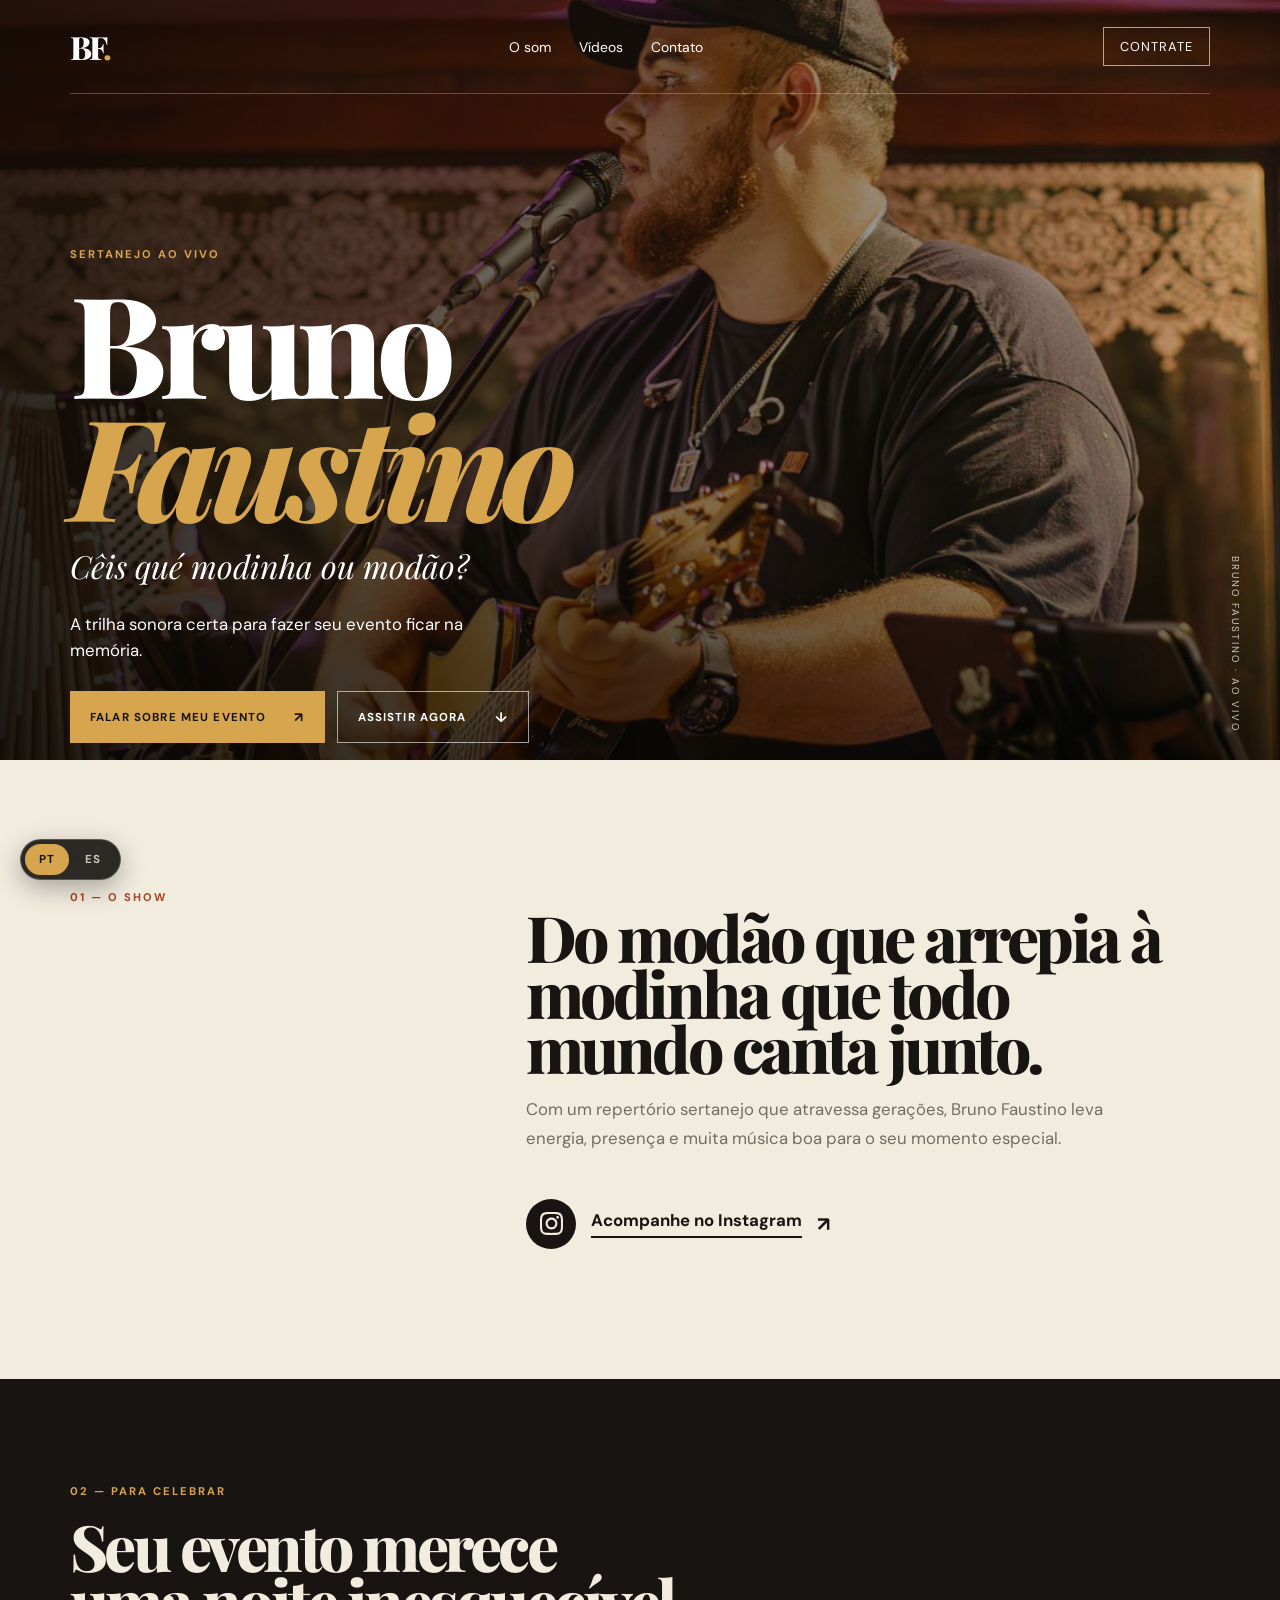
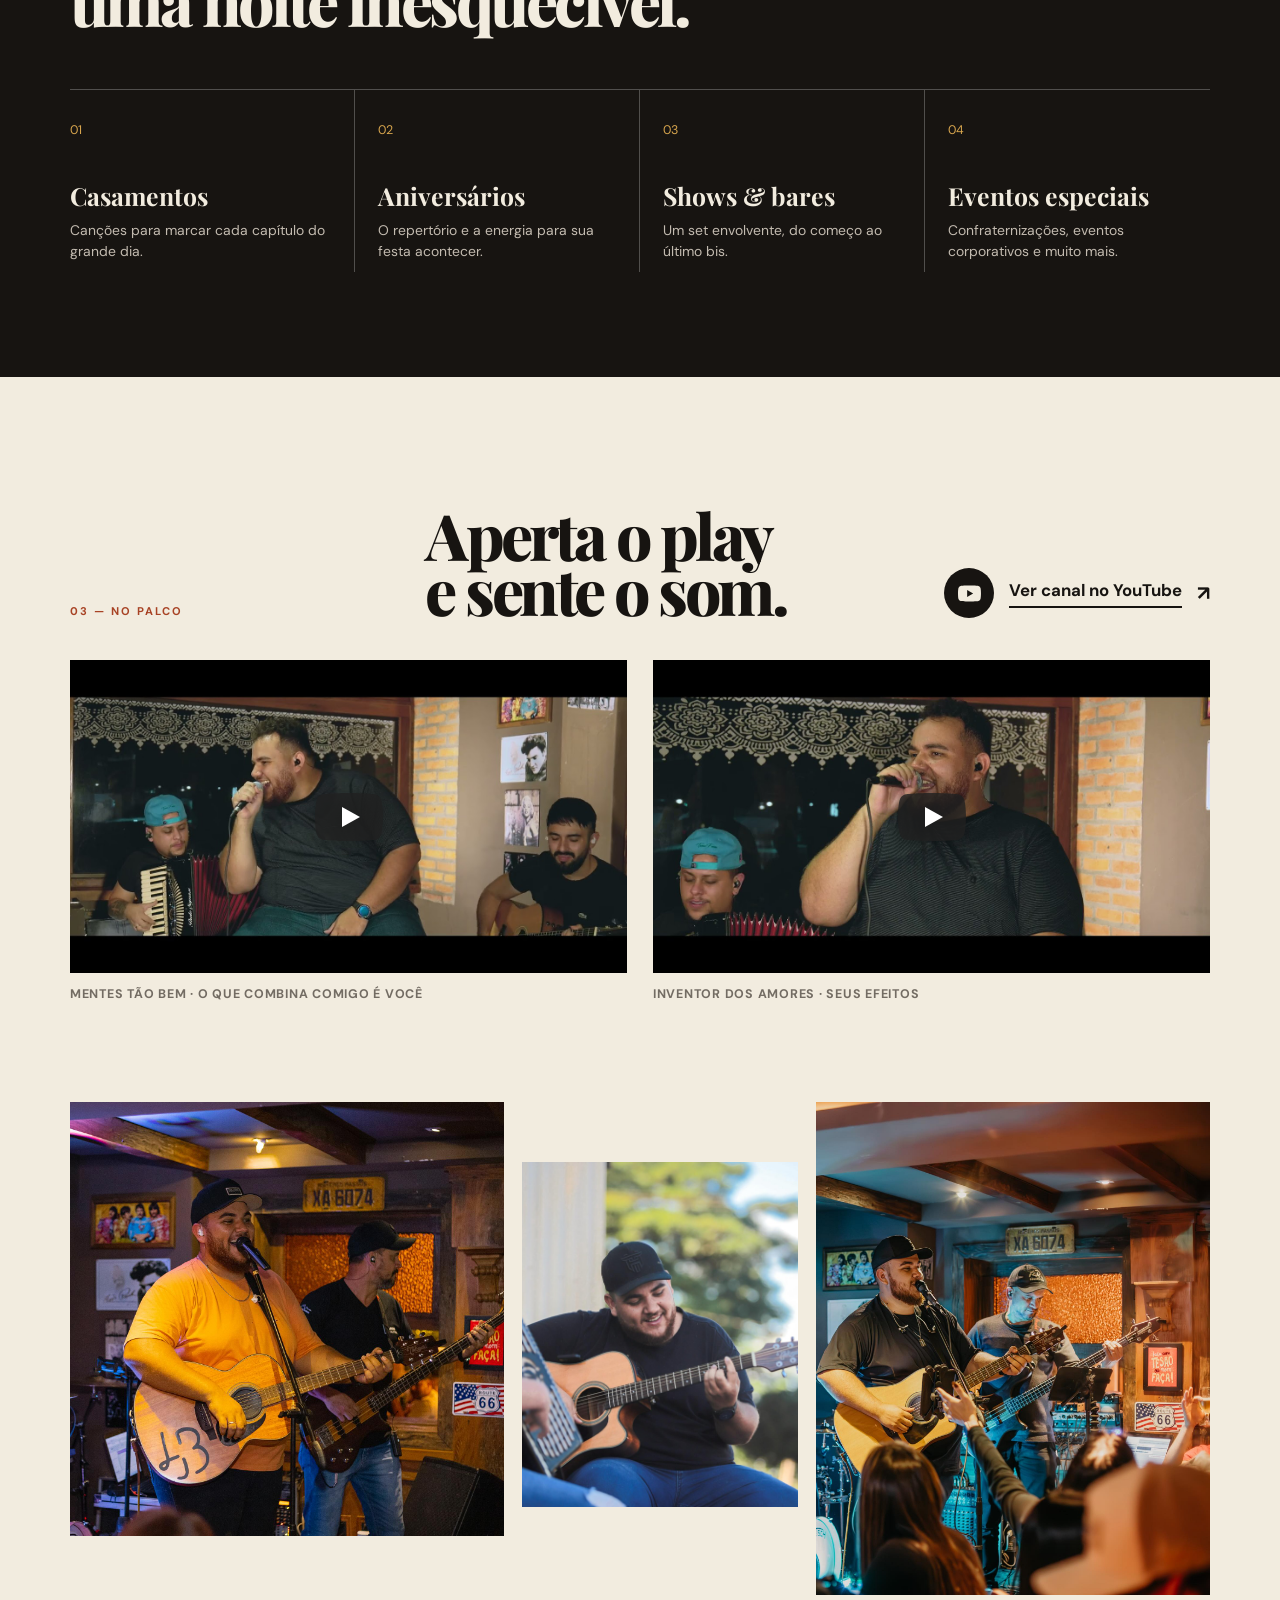
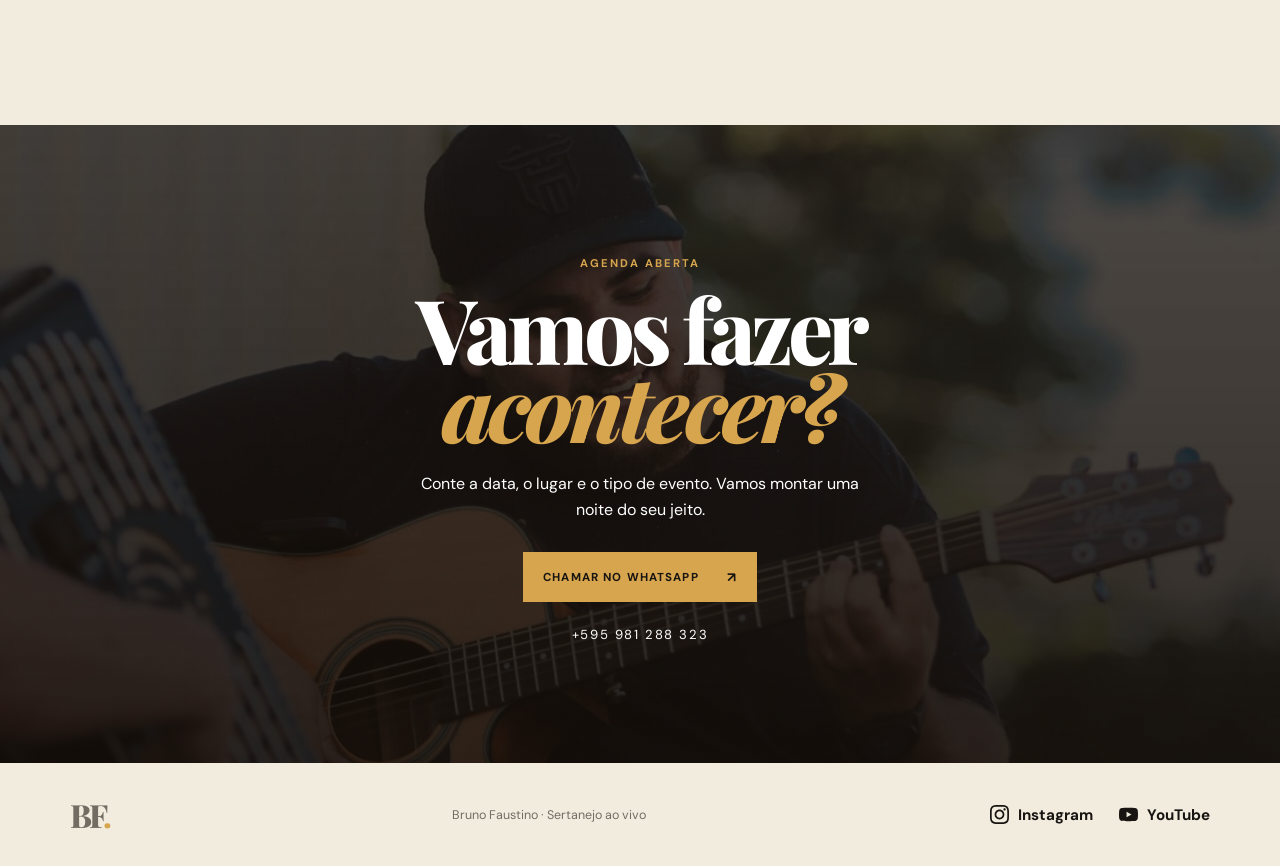
<file: index.html>
<!doctype html>
<html lang="pt-BR">
  <head>
    <meta charset="UTF-8" />
    <meta name="viewport" content="width=device-width, initial-scale=1.0" />
    <meta name="description" content="Bruno Faustino — sertanejo para casamentos, aniversários, shows e todo tipo de evento." />
    <title>Bruno Faustino | Cêis qué modinha ou modão?</title>
    <link rel="preconnect" href="https://fonts.googleapis.com" />
    <link rel="preconnect" href="https://fonts.gstatic.com" crossorigin />
    <link href="https://fonts.googleapis.com/css2?family=DM+Sans:wght@400;500;600;700&family=Playfair+Display:ital,wght@0,700;0,800;1,700&display=swap" rel="stylesheet" />
    <link rel="stylesheet" href="styles.css" />

    <link rel="canonical" href="https://brunofaustino.pages.dev/" />
    <link rel="icon" href="favicon.svg" type="image/svg+xml" />
    <link rel="apple-touch-icon" href="assets/apple-touch-icon.png" />
    <meta name="theme-color" content="#171411" />

    <meta property="og:type" content="website" />
    <meta property="og:site_name" content="Bruno Faustino" />
    <meta property="og:locale" content="pt_BR" />
    <meta property="og:locale:alternate" content="es_PY" />
    <meta property="og:url" content="https://brunofaustino.pages.dev/" />
    <meta property="og:title" content="Bruno Faustino | Cêis qué modinha ou modão?" />
    <meta property="og:description" content="Bruno Faustino — sertanejo para casamentos, aniversários, shows e todo tipo de evento." />
    <meta property="og:image" content="https://brunofaustino.pages.dev/assets/og-image.jpg" />
    <meta property="og:image:width" content="1200" />
    <meta property="og:image:height" content="630" />
    <meta property="og:image:alt" content="Bruno Faustino cantando ao vivo" />

    <meta name="twitter:card" content="summary_large_image" />
    <meta name="twitter:title" content="Bruno Faustino | Cêis qué modinha ou modão?" />
    <meta name="twitter:description" content="Bruno Faustino — sertanejo para casamentos, aniversários, shows e todo tipo de evento." />
    <meta name="twitter:image" content="https://brunofaustino.pages.dev/assets/og-image.jpg" />
  </head>
  <body>
    <svg class="icon-sprite" aria-hidden="true" focusable="false"><defs>
      <symbol id="ico-ig" viewBox="0 0 24 24"><path d="M12 2.163c3.204 0 3.584.012 4.85.07 3.252.148 4.771 1.691 4.919 4.919.058 1.265.069 1.645.069 4.849 0 3.205-.012 3.584-.069 4.849-.149 3.225-1.664 4.771-4.919 4.919-1.266.058-1.644.07-4.85.07-3.204 0-3.584-.012-4.849-.07-3.26-.149-4.771-1.699-4.919-4.92-.058-1.265-.07-1.644-.07-4.849 0-3.204.013-3.583.07-4.849.149-3.227 1.664-4.771 4.919-4.919 1.266-.057 1.645-.069 4.849-.069zm0-2.163c-3.259 0-3.667.014-4.947.072-4.358.2-6.78 2.618-6.98 6.98-.059 1.281-.073 1.689-.073 4.948 0 3.259.014 3.668.072 4.948.2 4.358 2.618 6.78 6.98 6.98 1.281.058 1.689.072 4.948.072 3.259 0 3.668-.014 4.948-.072 4.354-.2 6.782-2.618 6.979-6.98.059-1.28.073-1.689.073-4.948 0-3.259-.014-3.667-.072-4.947-.196-4.354-2.617-6.78-6.979-6.98-1.281-.059-1.69-.073-4.949-.073zm0 5.838c-3.403 0-6.162 2.759-6.162 6.162s2.759 6.163 6.162 6.163 6.162-2.759 6.162-6.163c0-3.403-2.759-6.162-6.162-6.162zm0 10.162c-2.209 0-4-1.79-4-4 0-2.209 1.791-4 4-4s4 1.791 4 4c0 2.21-1.791 4-4 4zm6.406-11.845c-.796 0-1.441.645-1.441 1.44s.645 1.44 1.441 1.44c.795 0 1.439-.645 1.439-1.44s-.644-1.44-1.439-1.44z"/></symbol>
      <symbol id="ico-yt" viewBox="0 0 24 24"><path d="M23.498 6.186a3.016 3.016 0 0 0-2.122-2.136C19.505 3.545 12 3.545 12 3.545s-7.505 0-9.377.505A3.017 3.017 0 0 0 .502 6.186C0 8.07 0 12 0 12s0 3.93.502 5.814a3.016 3.016 0 0 0 2.122 2.136c1.871.505 9.376.505 9.376.505s7.505 0 9.377-.505a3.015 3.015 0 0 0 2.122-2.136C24 15.93 24 12 24 12s0-3.93-.502-5.814zM9.545 15.568V8.432L15.818 12l-6.273 3.568z"/></symbol>
    </defs></svg>
    <header class="hero" id="inicio">
      <nav class="nav wrap" aria-label="Navegação principal" data-i18n-aria-label="nav.aria">
        <a class="brand" href="#inicio">BF<span>.</span></a>
        <div class="nav-links">
          <a href="#sobre" data-i18n="nav.sobre">O som</a>
          <a href="#videos" data-i18n="nav.videos">Vídeos</a>
          <a href="#contato" data-i18n="nav.contato">Contato</a>
        </div>
        <a class="nav-cta" href="https://wa.me/595981288323?text=Ol%C3%A1%2C%20Bruno%21%20Gostaria%20de%20falar%20sobre%20um%20evento." target="_blank" rel="noreferrer" data-i18n="nav.cta" data-i18n-href="wa.evento">Contrate</a>
      </nav>
      <div class="hero-content wrap">
        <p class="eyebrow" data-i18n="hero.eyebrow">Sertanejo ao vivo</p>
        <h1>Bruno<br /><em>Faustino</em></h1>
        <p class="tagline" data-i18n="hero.tagline">Cêis qué modinha ou modão?</p>
        <p class="intro" data-i18n="hero.intro">A trilha sonora certa para fazer seu evento ficar na memória.</p>
        <div class="hero-actions">
          <a class="button button-primary" href="https://wa.me/595981288323?text=Ol%C3%A1%2C%20Bruno%21%20Gostaria%20de%20falar%20sobre%20um%20evento." target="_blank" rel="noreferrer" data-i18n-href="wa.evento"><span data-i18n="hero.cta1">Falar sobre meu evento</span> <span class="arw">↗</span></a>
          <a class="button button-ghost" href="#videos"><span data-i18n="hero.cta2">Assistir agora</span> <span class="arw">↓</span></a>
        </div>
      </div>
      <div class="hero-credit" data-i18n="hero.credit">BRUNO FAUSTINO · AO VIVO</div>
    </header>

    <main>
      <section class="about wrap" id="sobre">
        <div class="section-label" data-i18n="about.label">01 — O show</div>
        <div class="about-copy">
          <h2 data-i18n="about.h2">Do modão que arrepia à modinha que todo mundo canta junto.</h2>
          <p data-i18n="about.p">Com um repertório sertanejo que atravessa gerações, Bruno Faustino leva energia, presença e muita música boa para o seu momento especial.</p>
          <a class="social-link" href="https://www.instagram.com/brunoofaustinoo/" target="_blank" rel="noreferrer">
            <span class="social-icon"><svg><use href="#ico-ig"></use></svg></span>
            <span class="social-label" data-i18n="about.link">Acompanhe no Instagram</span>
            <span class="arw">↗</span>
          </a>
        </div>
      </section>

      <section class="events">
        <div class="wrap">
          <div class="section-label light" data-i18n="events.label">02 — Para celebrar</div>
          <h2 data-i18n="events.h2">Seu evento merece<br />uma noite inesquecível.</h2>
          <div class="event-grid">
            <article><span>01</span><h3 data-i18n="events.1.h">Casamentos</h3><p data-i18n="events.1.p">Canções para marcar cada capítulo do grande dia.</p></article>
            <article><span>02</span><h3 data-i18n="events.2.h">Aniversários</h3><p data-i18n="events.2.p">O repertório e a energia para sua festa acontecer.</p></article>
            <article><span>03</span><h3 data-i18n="events.3.h">Shows &amp; bares</h3><p data-i18n="events.3.p">Um set envolvente, do começo ao último bis.</p></article>
            <article><span>04</span><h3 data-i18n="events.4.h">Eventos especiais</h3><p data-i18n="events.4.p">Confraternizações, eventos corporativos e muito mais.</p></article>
          </div>
        </div>
      </section>

      <section class="videos wrap" id="videos">
        <div class="section-heading">
          <div class="section-label" data-i18n="videos.label">03 — No palco</div>
          <h2 data-i18n="videos.h2">Aperta o play<br />e sente o som.</h2>
          <a class="social-link" href="https://youtube.com/@oficialbrunofaustino" target="_blank" rel="noreferrer">
            <span class="social-icon"><svg><use href="#ico-yt"></use></svg></span>
            <span class="social-label" data-i18n="videos.link">Ver canal no YouTube</span>
            <span class="arw">↗</span>
          </a>
        </div>
        <div class="video-grid">
          <figure class="yt">
            <button class="yt-thumb" type="button" data-yt="K8kknBO8oA8" data-i18n-aria-label="videos.play1" aria-label="Assistir: Mentes tão bem / O que combina comigo é você">
              <img src="assets/yt-K8kknBO8oA8.jpg" alt="" width="1280" height="720" loading="lazy" />
              <span class="yt-play" aria-hidden="true"><svg viewBox="0 0 68 48"><path class="bg" d="M66.52 7.74c-.78-2.93-2.49-5.41-5.42-6.19C55.79.13 34 0 34 0S12.21.13 6.9 1.55c-2.93.78-4.63 3.26-5.42 6.19C.06 13.05 0 24 0 24s.06 10.95 1.48 16.26c.79 2.93 2.49 5.41 5.42 6.19C12.21 47.87 34 48 34 48s21.79-.13 27.1-1.55c2.93-.78 4.64-3.26 5.42-6.19C67.94 34.95 68 24 68 24s-.06-10.95-1.48-16.26z"/><path d="M45 24 27 14v20" fill="#fff"/></svg></span>
            </button>
            <figcaption>Mentes tão bem · O que combina comigo é você</figcaption>
          </figure>
          <figure class="yt">
            <button class="yt-thumb" type="button" data-yt="Sb_dV_z7j_E" data-i18n-aria-label="videos.play2" aria-label="Assistir: Inventor dos amores / Seus efeitos">
              <img src="assets/yt-Sb_dV_z7j_E.jpg" alt="" width="1280" height="720" loading="lazy" />
              <span class="yt-play" aria-hidden="true"><svg viewBox="0 0 68 48"><path class="bg" d="M66.52 7.74c-.78-2.93-2.49-5.41-5.42-6.19C55.79.13 34 0 34 0S12.21.13 6.9 1.55c-2.93.78-4.63 3.26-5.42 6.19C.06 13.05 0 24 0 24s.06 10.95 1.48 16.26c.79 2.93 2.49 5.41 5.42 6.19C12.21 47.87 34 48 34 48s21.79-.13 27.1-1.55c2.93-.78 4.64-3.26 5.42-6.19C67.94 34.95 68 24 68 24s-.06-10.95-1.48-16.26z"/><path d="M45 24 27 14v20" fill="#fff"/></svg></span>
            </button>
            <figcaption>Inventor dos amores · Seus efeitos</figcaption>
          </figure>
        </div>
      </section>

      <section class="gallery wrap" aria-label="Galeria de fotos" data-i18n-aria-label="gallery.aria">
        <img src="assets/bruno-02.jpg" width="1440" height="1440" alt="Bruno Faustino em apresentação" data-i18n-alt="gallery.alt1" loading="lazy" />
        <img src="assets/bruno-03.jpg" width="1440" height="1440" alt="Bruno Faustino no palco" data-i18n-alt="gallery.alt2" loading="lazy" />
        <img src="assets/bruno-01.jpg" width="1440" height="1800" alt="Bruno Faustino cantando sertanejo" data-i18n-alt="gallery.alt3" loading="lazy" />
      </section>

      <section class="contact" id="contato">
        <div class="wrap contact-inner">
          <p class="eyebrow" data-i18n="contact.eyebrow">Agenda aberta</p>
          <h2 data-i18n="contact.h2">Vamos fazer<br /><em>acontecer?</em></h2>
          <p data-i18n="contact.p">Conte a data, o lugar e o tipo de evento. Vamos montar uma noite do seu jeito.</p>
          <a class="button button-primary" href="https://wa.me/595981288323?text=Ol%C3%A1%2C%20Bruno%21%20Quero%20consultar%20a%20agenda%20para%20um%20evento." target="_blank" rel="noreferrer" data-i18n-href="wa.agenda"><span data-i18n="contact.cta">Chamar no WhatsApp</span> <span class="arw">↗</span></a>
          <p class="phone">+595 981 288 323</p>
        </div>
      </section>
    </main>

    <footer class="footer wrap">
      <a class="brand" href="#inicio">BF<span>.</span></a>
      <p data-i18n="footer.p">Bruno Faustino · Sertanejo ao vivo</p>
      <div class="footer-social">
        <a href="https://www.instagram.com/brunoofaustinoo/" target="_blank" rel="noreferrer"><svg><use href="#ico-ig"></use></svg><span>Instagram</span></a>
        <a href="https://youtube.com/@oficialbrunofaustino" target="_blank" rel="noreferrer"><svg><use href="#ico-yt"></use></svg><span>YouTube</span></a>
      </div>
    </footer>

    <div class="lang-switch" role="group" aria-label="Idioma / Idioma">
      <button type="button" data-lang="pt" aria-pressed="true">PT</button>
      <button type="button" data-lang="es" aria-pressed="false">ES</button>
    </div>

    <script src="i18n.js"></script>
    <script src="video.js"></script>
  </body>
</html>
</file>
<file: styles.css>
:root { --ink:#171411; --paper:#f2ecdf; --gold:#d7a54d; --rust:#a84325; --muted:#736c63; }
* { box-sizing:border-box; }
html { scroll-behavior:smooth; }
body { margin:0; color:var(--ink); background:var(--paper); font-family:"DM Sans", sans-serif; }
a { color:inherit; text-decoration:none; }
.wrap { width:min(1140px, calc(100% - 48px)); margin:auto; }
.hero { min-height:760px; color:#fff; position:relative; isolation:isolate; background:linear-gradient(90deg,rgba(16,10,6,.86) 0%,rgba(16,10,6,.54) 45%,rgba(16,10,6,.12)),url("assets/bruno-hero.jpg") center 38% / cover; }
.hero::after { content:""; position:absolute; inset:0; z-index:-1; background:linear-gradient(0deg,rgba(0,0,0,.38),transparent 38%); }
.nav { height:94px; display:flex; align-items:center; justify-content:space-between; border-bottom:1px solid rgba(255,255,255,.25); }
.brand { font-size:2rem; font-family:"Playfair Display",serif; font-weight:800; letter-spacing:-.1em; }.brand span { color:var(--gold); }
.nav-links { display:flex; gap:28px; font-size:.87rem; }.nav-links a:hover { color:var(--gold); }.nav-cta { border:1px solid rgba(255,255,255,.6); padding:10px 16px; font-size:.8rem; text-transform:uppercase; letter-spacing:.08em; }
.hero-content { padding-top:142px; }.eyebrow,.section-label { text-transform:uppercase; letter-spacing:.18em; font-size:.7rem; font-weight:700; }.eyebrow { color:var(--gold); }.hero h1,.about h2,.events h2,.videos h2,.contact h2 { font-family:"Playfair Display",serif; font-weight:800; letter-spacing:-.055em; line-height:.87; margin:19px 0; }.hero h1 { font-size:clamp(4.5rem,11vw,8.8rem); }.hero em,.contact em { color:var(--gold); }.tagline { margin:0; font-family:"Playfair Display",serif; font-style:italic; font-size:clamp(1.3rem,2.5vw,2rem); }.intro { width:min(440px,100%); line-height:1.55; font-size:1.05rem; margin:24px 0 28px; }.hero-actions { display:flex; gap:12px; flex-wrap:wrap; }.button { display:inline-flex; align-items:center; gap:28px; padding:16px 20px; text-transform:uppercase; letter-spacing:.1em; font-size:.72rem; font-weight:700; transition:transform .2s; }.button:hover { transform:translateY(-2px); }.button .arw,.social-link .arw { font-size:1.2em; }.button-primary { background:var(--gold); color:var(--ink); }.button-ghost { border:1px solid rgba(255,255,255,.6); }.hero-credit { position:absolute; bottom:28px; right:3%; writing-mode:vertical-rl; font-size:.62rem; letter-spacing:.2em; opacity:.76; }
.about { padding:130px 0; display:grid; grid-template-columns:1fr 2fr; gap:10%; }.section-label { color:var(--rust); }.about-copy h2,.events h2,.videos h2,.contact h2 { font-size:clamp(2.5rem,5vw,4.5rem); }.about-copy p { max-width:590px; line-height:1.75; color:var(--muted); font-size:1.05rem; }.icon-sprite { position:absolute; width:0; height:0; overflow:hidden; }.social-link { display:inline-flex; align-items:center; gap:15px; margin-top:28px; font-weight:700; font-size:1.05rem; }.social-icon { flex:none; display:grid; place-items:center; width:50px; height:50px; border-radius:50%; background:var(--ink); color:var(--paper); transition:background .2s,color .2s,transform .2s; }.social-icon svg { width:23px; height:23px; fill:currentColor; display:block; }.social-label { border-bottom:2px solid currentColor; padding-bottom:5px; }.social-link:hover .social-icon { background:var(--gold); color:var(--ink); transform:translateY(-3px); }.social-link:focus-visible { outline:2px solid var(--rust); outline-offset:6px; }
.events { background:var(--ink); color:var(--paper); padding:105px 0; }.light { color:var(--gold); }.events h2 { margin:20px 0 60px; }.event-grid { display:grid; grid-template-columns:repeat(4,1fr); border-top:1px solid rgba(255,255,255,.25); }.event-grid article { padding:28px 23px 10px 0; border-right:1px solid rgba(255,255,255,.25); min-height:180px; }.event-grid article+article { padding-left:23px; }.event-grid article:last-child { border:0; }.event-grid span { color:var(--gold); font-size:.78rem; }.event-grid h3 { font-family:"Playfair Display",serif; font-size:1.55rem; margin:40px 0 8px; }.event-grid p { font-size:.87rem; line-height:1.5; color:#c3bbb0; margin:0; }
.videos { padding:130px 0 64px; }.section-heading { display:grid; grid-template-columns:1fr 1.3fr 1fr; align-items:end; gap:25px; margin-bottom:42px; }.section-heading h2 { margin:0; }.section-heading .social-link { justify-self:end; }.video-grid { display:grid; grid-template-columns:1fr 1fr; gap:26px; }.yt { margin:0; }.yt-thumb { display:block; position:relative; width:100%; aspect-ratio:16/9; padding:0; border:0; background:#000; cursor:pointer; overflow:hidden; }.yt-thumb img { width:100%; height:100%; object-fit:cover; display:block; transition:transform .45s,opacity .3s; }.yt-thumb:hover img { transform:scale(1.04); opacity:.82; }.yt-play { position:absolute; inset:0; display:grid; place-items:center; }.yt-play svg { width:68px; height:48px; filter:drop-shadow(0 3px 10px rgba(0,0,0,.45)); transition:transform .2s; }.yt-play .bg { fill:#212121; fill-opacity:.8; transition:fill .2s,fill-opacity .2s; }.yt-thumb:hover .yt-play svg { transform:scale(1.12); }.yt-thumb:hover .yt-play .bg { fill:#f00; fill-opacity:1; }.yt-thumb:focus-visible { outline:3px solid var(--gold); outline-offset:3px; }.video-grid iframe { width:100%; aspect-ratio:16/9; border:0; display:block; background:#000; }.yt figcaption { margin-top:13px; font-size:.78rem; font-weight:700; letter-spacing:.06em; text-transform:uppercase; color:var(--muted); }
.gallery { display:grid; grid-template-columns:1.1fr .7fr 1fr; gap:18px; padding:36px 0 130px; align-items:start; }.gallery img { width:100%; height:auto; display:block; object-fit:cover; }.gallery img:nth-child(1) { aspect-ratio:1; }.gallery img:nth-child(2) { aspect-ratio:.8; margin-top:60px; }.gallery img:nth-child(3) { aspect-ratio:.8; }
.contact { text-align:center; color:#fff; padding:120px 0; background:linear-gradient(rgba(18,12,7,.75),rgba(18,12,7,.88)),url("assets/bruno-03.jpg") center / cover; }.contact h2 { font-size:clamp(3.3rem,7vw,6rem); }.contact-inner > p:not(.eyebrow):not(.phone) { max-width:455px; margin:26px auto 30px; line-height:1.6; }.phone { font-size:.82rem; letter-spacing:.12em; margin:24px 0 0; }.footer { padding:30px 0; display:flex; align-items:center; justify-content:space-between; font-size:.78rem; color:var(--muted); }.footer-social { display:flex; gap:26px; }.footer-social a { display:inline-flex; align-items:center; gap:9px; font-size:.95rem; font-weight:700; color:var(--ink); }.footer-social svg { width:19px; height:19px; fill:currentColor; display:block; }.footer-social a:hover { color:var(--rust); }.footer a:hover { color:var(--rust); }
@media (max-width:720px) { .wrap { width:min(100% - 32px,1140px); }.hero { min-height:700px; background-position:58% center; }.nav { height:78px; }.nav-links { display:none; }.nav-cta { padding:9px 12px; }.hero-content { padding-top:130px; }.hero h1 { font-size:5rem; }.about { grid-template-columns:1fr; padding:80px 0; gap:24px; }.events { padding:76px 0; }.event-grid { grid-template-columns:1fr 1fr; }.event-grid article:nth-child(2) { border-right:0; }.event-grid article:nth-child(n+3) { border-top:1px solid rgba(255,255,255,.25); }.video-grid,.section-heading { grid-template-columns:1fr; }.section-heading .social-link { justify-self:start; }.videos { padding:80px 0 30px; }.yt-play svg { width:56px; height:40px; }.gallery { grid-template-columns:1fr 1fr; gap:10px; padding:28px 0 80px; }.gallery img:nth-child(2) { margin-top:35px; }.gallery img:nth-child(3) { grid-column:1 / -1; aspect-ratio:1.4; }.contact { padding:90px 0; }.footer { flex-wrap:wrap; gap:18px; }.footer p { order:3; width:100%; margin:0; } }
.lang-switch { position:fixed; left:20px; bottom:20px; z-index:60; display:flex; gap:2px; padding:4px; border-radius:999px; background:rgba(23,20,17,.9); border:1px solid rgba(255,255,255,.22); box-shadow:0 8px 26px rgba(0,0,0,.3); backdrop-filter:blur(8px); -webkit-backdrop-filter:blur(8px); }.lang-switch button { appearance:none; -webkit-appearance:none; border:0; background:transparent; color:#cfc7bb; font-family:inherit; font-size:.72rem; font-weight:700; letter-spacing:.1em; padding:8px 14px; border-radius:999px; cursor:pointer; transition:background .2s,color .2s; }.lang-switch button:hover { color:#fff; }.lang-switch button[aria-pressed="true"] { background:var(--gold); color:var(--ink); }.lang-switch button:focus-visible { outline:2px solid var(--gold); outline-offset:2px; }
@media (max-width:720px) { .lang-switch { left:14px; bottom:14px; padding:3px; }.lang-switch button { padding:7px 12px; font-size:.68rem; } }
@media (prefers-reduced-motion:reduce) { html { scroll-behavior:auto; }.button,.lang-switch button { transition:none; } }
@media (min-width:721px) and (max-width:1000px) { .event-grid { grid-template-columns:1fr 1fr; }.event-grid article:nth-child(2) { border-right:0; }.event-grid article:nth-child(n+3) { border-top:1px solid rgba(255,255,255,.25); }.section-heading { grid-template-columns:1fr; }.section-heading .social-link { justify-self:start; } }
@media (max-width:1000px) { .event-grid article:nth-child(odd) { padding-left:0; } }
</file>
